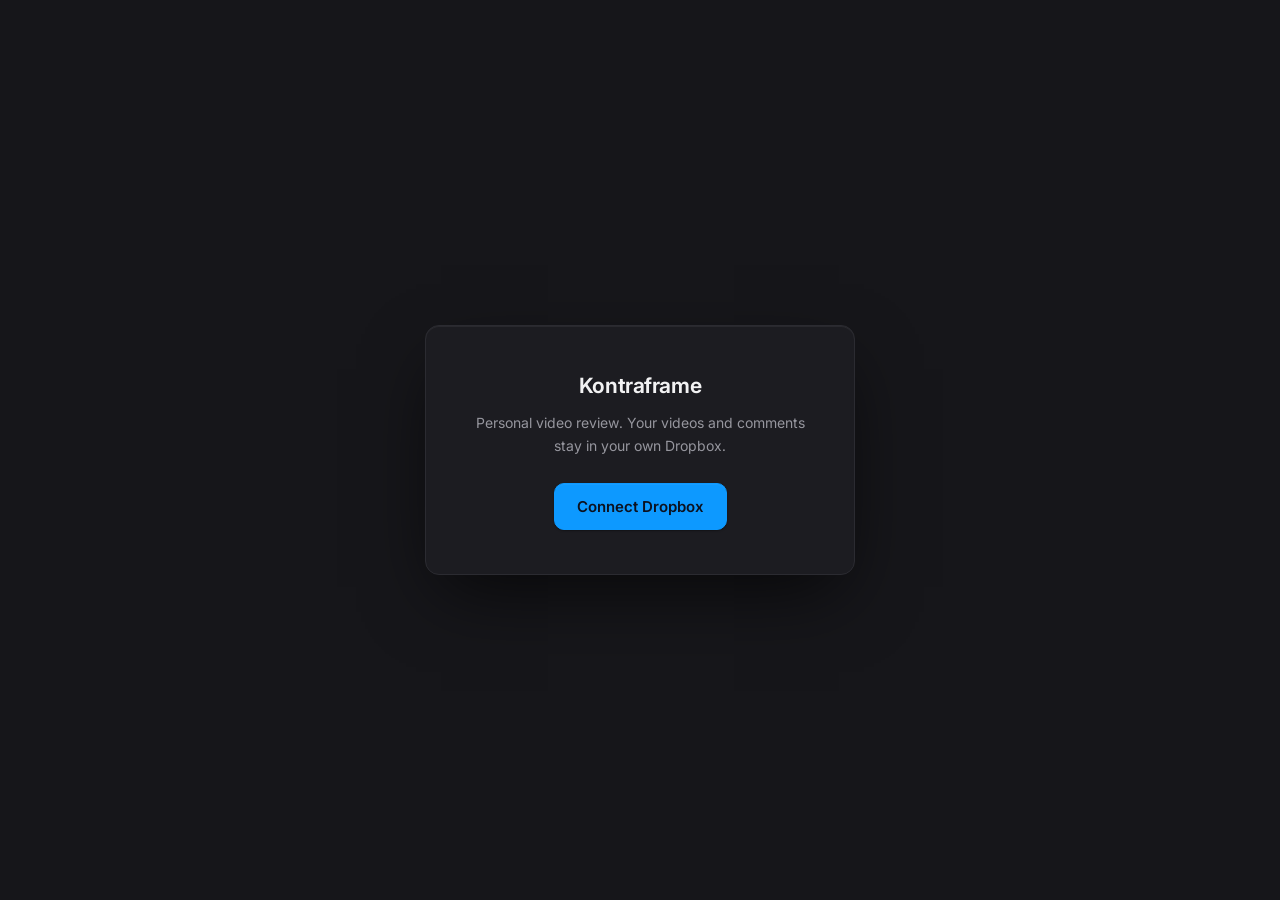
<file: index.html>
<!DOCTYPE html>
<html lang="en">
<head>
  <meta charset="utf-8">
  <meta name="viewport" content="width=device-width, initial-scale=1">
  <meta name="color-scheme" content="dark">
  <title>Kontraframe — Review</title>
  <meta name="robots" content="noindex">
  <link rel="preconnect" href="https://fonts.googleapis.com">
  <link rel="preconnect" href="https://fonts.gstatic.com" crossorigin>
  <!-- Loaded out of the critical path: the stack falls back to system-ui, and
       display=swap already means text paints before Inter arrives — so there is
       nothing to gain from letting a third-party round trip block first paint. -->
  <link href="https://fonts.googleapis.com/css2?family=Inter:wght@400;500;600;700&display=swap"
        rel="stylesheet" media="print" onload="this.media='all'">
  <link rel="stylesheet" href="css/app.css">
  <link rel="icon" href="data:image/svg+xml,<svg xmlns='http://www.w3.org/2000/svg' viewBox='0 0 100 100'><rect width='100' height='100' rx='20' fill='%235b8cff'/><polygon points='38,30 74,50 38,70' fill='white'/></svg>">

  <!-- The import graph is five levels deep (owner-main → projects → store →
       dropbox → auth → config), and a browser only discovers each level after
       parsing the one above it — five round trips before any code runs, every
       one of them revalidated because the app is served no-cache. Naming the
       whole graph up front collapses that into a single parallel fetch.
       Mirrors the static imports: update it when those change. -->
  <link rel="modulepreload" href="js/owner-main.js">
  <link rel="modulepreload" href="js/config.js">
  <link rel="modulepreload" href="js/ui.js">
  <link rel="modulepreload" href="js/auth.js">
  <link rel="modulepreload" href="js/worker-api.js">
  <link rel="modulepreload" href="js/dropbox.js">
  <link rel="modulepreload" href="js/store.js">
  <link rel="modulepreload" href="js/projects.js">
  <link rel="modulepreload" href="js/fps.js">
  <link rel="modulepreload" href="js/versions.js">
  <link rel="modulepreload" href="js/review-screen.js">
  <link rel="modulepreload" href="js/player.js">
  <link rel="modulepreload" href="js/annotations.js">
  <link rel="modulepreload" href="js/comments.js">
  <link rel="modulepreload" href="js/annot-icons.js">
  <link rel="modulepreload" href="js/authors.js">
  <link rel="modulepreload" href="js/covers.js">
  <link rel="modulepreload" href="js/timecode.js">
  <link rel="modulepreload" href="js/share.js">
  <link rel="modulepreload" href="js/settings.js">
</head>
<body>
  <div id="app"><noscript>Kontraframe needs JavaScript.</noscript></div>
  <script type="module" src="js/owner-main.js"></script>
</body>
</html>
</file>
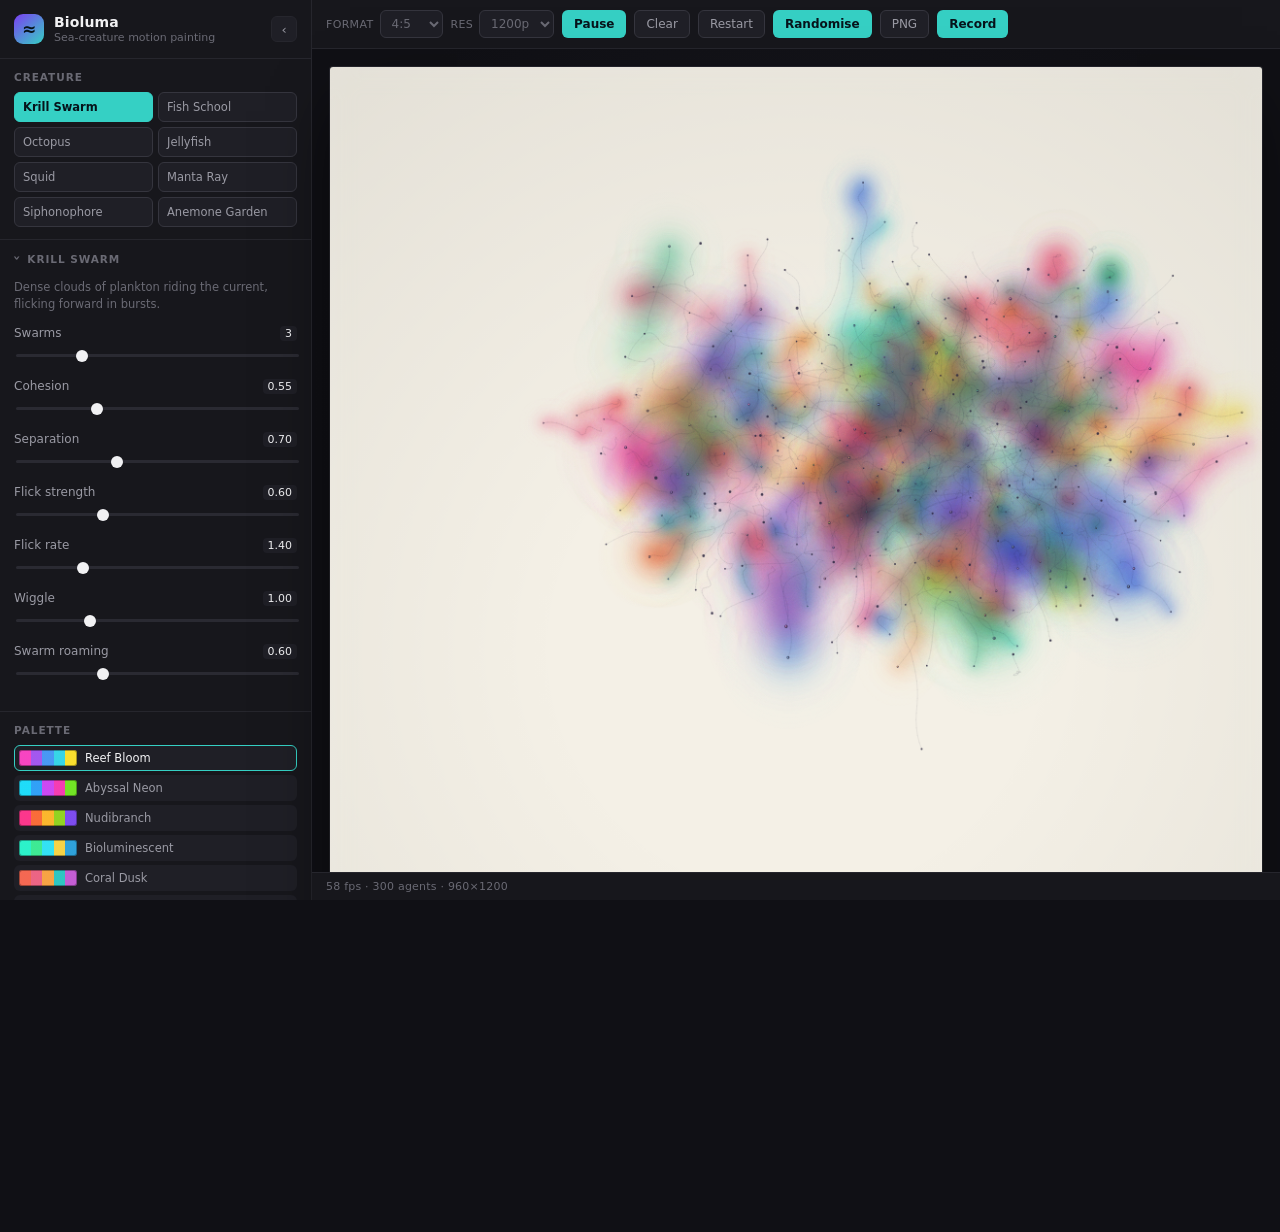
<file: bioluma/index.html>
<!DOCTYPE html>
<html lang="en">
<head>
  <meta charset="utf-8">
  <meta name="viewport" content="width=device-width, initial-scale=1">
  <meta name="color-scheme" content="dark">
  <title>Bioluma — sea-creature motion painting</title>
  <meta name="description" content="A generative motion tool where octopuses, shoals, jellyfish and plankton paint the frame. Rich palettes, tweakable everything, PNG and video export.">
  <link rel="stylesheet" href="css/bioluma.css">
  <link rel="icon" href="data:image/svg+xml,<svg xmlns='http://www.w3.org/2000/svg' viewBox='0 0 100 100'><rect width='100' height='100' rx='22' fill='%230b1020'/><circle cx='38' cy='42' r='20' fill='%23c04ce0'/><circle cx='64' cy='58' r='14' fill='%2338d6c8'/></svg>">

  <!-- The module graph is four levels deep (main → creatures → common → sim);
       naming it here collapses four sequential round trips into one parallel
       fetch. Mirrors the static imports — update it when those change. -->
  <link rel="modulepreload" href="js/main.js">
  <link rel="modulepreload" href="js/sim.js">
  <link rel="modulepreload" href="js/noise.js">
  <link rel="modulepreload" href="js/rng.js">
  <link rel="modulepreload" href="js/render.js">
  <link rel="modulepreload" href="js/palettes.js">
  <link rel="modulepreload" href="js/params.js">
  <link rel="modulepreload" href="js/ui.js">
  <link rel="modulepreload" href="js/export.js">
  <link rel="modulepreload" href="js/creatures/index.js">
  <link rel="modulepreload" href="js/creatures/common.js">
  <link rel="modulepreload" href="js/creatures/krill.js">
  <link rel="modulepreload" href="js/creatures/fish.js">
  <link rel="modulepreload" href="js/creatures/octopus.js">
  <link rel="modulepreload" href="js/creatures/jelly.js">
  <link rel="modulepreload" href="js/creatures/squid.js">
  <link rel="modulepreload" href="js/creatures/ray.js">
  <link rel="modulepreload" href="js/creatures/siphon.js">
  <link rel="modulepreload" href="js/creatures/anemone.js">
</head>
<body>
  <div id="shell" class="shell">
    <aside id="panel" class="panel" aria-label="Controls"></aside>

    <main class="main">
      <div id="stagebar" class="stagebar"></div>
      <div id="stage" class="stage">
        <canvas id="view" width="960" height="1200" aria-label="Generative canvas"></canvas>
      </div>
      <div id="hud" class="hud"></div>
    </main>

    <button id="reveal" class="reveal" title="Show panel (H)" aria-label="Show panel">›</button>
  </div>

  <div id="toast" class="toast" role="status" aria-live="polite"></div>

  <noscript>
    <p class="noscript">Bioluma is a canvas app — it needs JavaScript to run.</p>
  </noscript>

  <script type="module" src="js/main.js"></script>
</body>
</html>
</file>
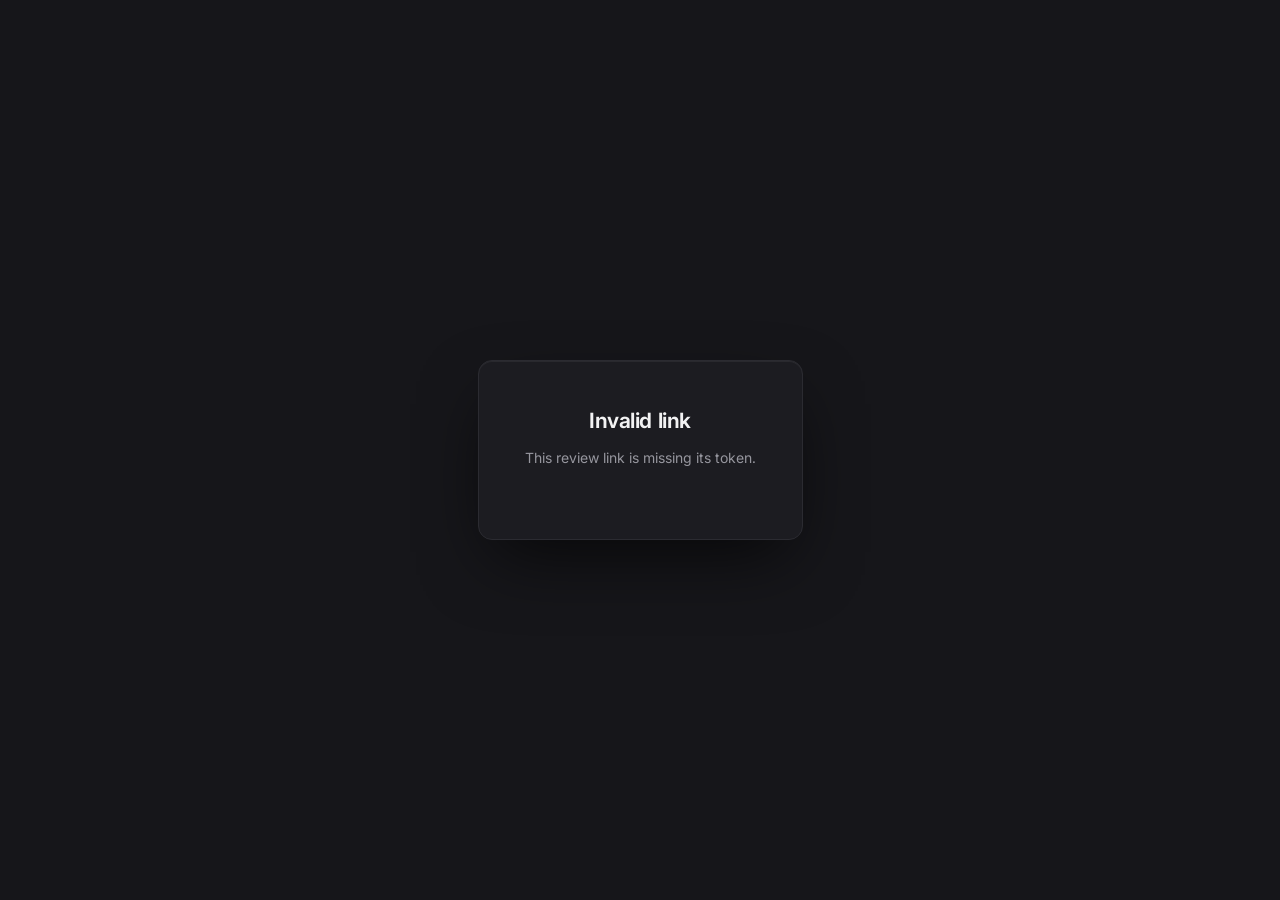
<file: review.html>
<!DOCTYPE html>
<html lang="en">
<head>
  <meta charset="utf-8">
  <meta name="viewport" content="width=device-width, initial-scale=1">
  <meta name="color-scheme" content="dark">
  <title>Video review</title>
  <meta name="robots" content="noindex">
  <link rel="preconnect" href="https://fonts.googleapis.com">
  <link rel="preconnect" href="https://fonts.gstatic.com" crossorigin>
  <!-- Loaded out of the critical path: the stack falls back to system-ui, and
       display=swap already means text paints before Inter arrives — so there is
       nothing to gain from letting a third-party round trip block first paint. -->
  <link href="https://fonts.googleapis.com/css2?family=Inter:wght@400;500;600;700&display=swap"
        rel="stylesheet" media="print" onload="this.media='all'">
  <link rel="stylesheet" href="css/app.css">
  <link rel="icon" href="data:image/svg+xml,<svg xmlns='http://www.w3.org/2000/svg' viewBox='0 0 100 100'><rect width='100' height='100' rx='20' fill='%235b8cff'/><polygon points='38,30 74,50 38,70' fill='white'/></svg>">

  <!-- Same reason as index.html: name the module graph so the browser fetches
       it in one wave instead of discovering it a level at a time. This is the
       page a client opens cold from a share link, so the saved round trips are
       the ones that matter most. Owner-only modules (projects, share, settings,
       fps) are deliberately absent — the reviewer never loads them. -->
  <link rel="modulepreload" href="js/reviewer-main.js">
  <link rel="modulepreload" href="js/config.js">
  <link rel="modulepreload" href="js/ui.js">
  <link rel="modulepreload" href="js/auth.js">
  <link rel="modulepreload" href="js/worker-api.js">
  <link rel="modulepreload" href="js/dropbox.js">
  <link rel="modulepreload" href="js/store.js">
  <link rel="modulepreload" href="js/review-screen.js">
  <link rel="modulepreload" href="js/player.js">
  <link rel="modulepreload" href="js/annotations.js">
  <link rel="modulepreload" href="js/comments.js">
  <link rel="modulepreload" href="js/annot-icons.js">
  <link rel="modulepreload" href="js/versions.js">
  <link rel="modulepreload" href="js/authors.js">
  <link rel="modulepreload" href="js/covers.js">
  <link rel="modulepreload" href="js/timecode.js">
</head>
<body>
  <div id="app"><noscript>This review page needs JavaScript.</noscript></div>
  <script type="module" src="js/reviewer-main.js"></script>
</body>
</html>
</file>
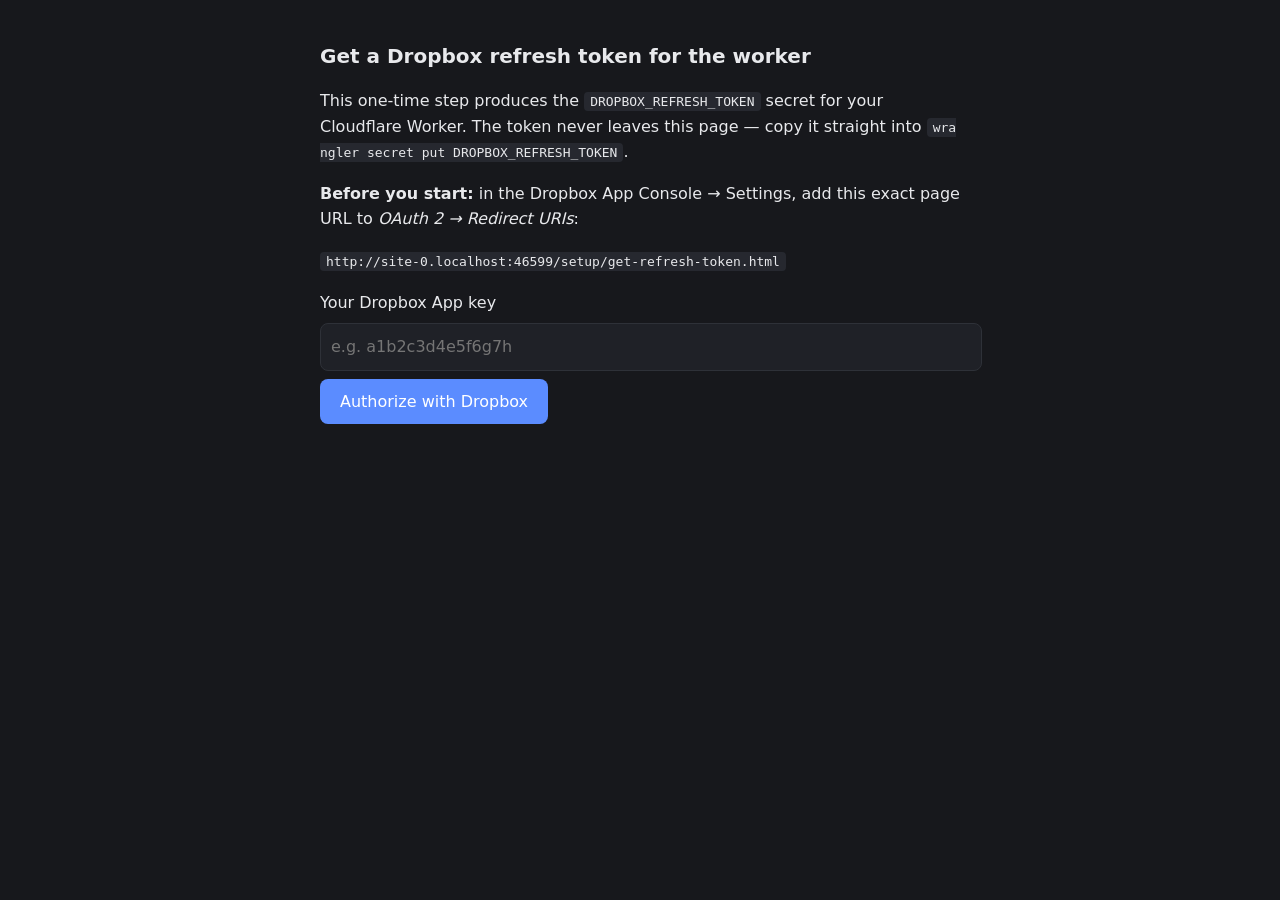
<file: setup/get-refresh-token.html>
<!DOCTYPE html>
<html lang="en">
<head>
  <meta charset="utf-8">
  <meta name="viewport" content="width=device-width, initial-scale=1">
  <meta name="robots" content="noindex">
  <title>Kontraframe setup — get a Dropbox refresh token</title>
  <style>
    body { font-family: system-ui, sans-serif; background: #17181c; color: #e8e9ec; max-width: 640px; margin: 40px auto; padding: 0 20px; line-height: 1.6; }
    h1 { font-size: 20px; }
    input { font: inherit; width: 100%; padding: 10px; border-radius: 8px; border: 1px solid #2e3138; background: #1f2127; color: #e8e9ec; margin: 8px 0; }
    button { font: inherit; padding: 10px 20px; border-radius: 8px; border: none; background: #5b8cff; color: #fff; cursor: pointer; }
    code, .token { background: #26282f; padding: 2px 6px; border-radius: 4px; word-break: break-all; }
    .token { display: block; padding: 14px; margin: 12px 0; font-family: monospace; }
    .ok { color: #3ecf8e; } .err { color: #ff4757; }
    ol { padding-left: 20px; }
  </style>
</head>
<body>
  <h1>Get a Dropbox refresh token for the worker</h1>
  <p>This one-time step produces the <code>DROPBOX_REFRESH_TOKEN</code> secret for your
     Cloudflare Worker. The token never leaves this page — copy it straight into
     <code>wrangler secret put DROPBOX_REFRESH_TOKEN</code>.</p>
  <p><strong>Before you start:</strong> in the Dropbox App Console → Settings, add this exact
     page URL to <em>OAuth 2 → Redirect URIs</em>:</p>
  <p><code id="self-url"></code></p>

  <div id="step1">
    <label>Your Dropbox App key
      <input id="appkey" placeholder="e.g. a1b2c3d4e5f6g7h">
    </label>
    <button id="go">Authorize with Dropbox</button>
  </div>

  <div id="result"></div>

  <script>
    const selfUrl = location.origin + location.pathname;
    document.getElementById("self-url").textContent = selfUrl;

    const b64url = (bytes) => btoa(String.fromCharCode(...new Uint8Array(bytes)))
      .replaceAll("+", "-").replaceAll("/", "_").replaceAll("=", "");

    document.getElementById("go").addEventListener("click", async () => {
      const key = document.getElementById("appkey").value.trim();
      if (!key) return alert("Paste your Dropbox app key first.");
      const verifier = b64url(crypto.getRandomValues(new Uint8Array(48)));
      sessionStorage.setItem("kf_setup_verifier", verifier);
      sessionStorage.setItem("kf_setup_appkey", key);
      const digest = await crypto.subtle.digest("SHA-256", new TextEncoder().encode(verifier));
      const params = new URLSearchParams({
        client_id: key,
        response_type: "code",
        code_challenge: b64url(digest),
        code_challenge_method: "S256",
        token_access_type: "offline",
        redirect_uri: selfUrl,
      });
      location.href = "https://www.dropbox.com/oauth2/authorize?" + params;
    });

    (async () => {
      const code = new URLSearchParams(location.search).get("code");
      if (!code) return;
      history.replaceState(null, "", location.pathname);
      const verifier = sessionStorage.getItem("kf_setup_verifier");
      const key = sessionStorage.getItem("kf_setup_appkey");
      const out = document.getElementById("result");
      if (!verifier || !key) {
        out.innerHTML = '<p class="err">Session lost — start over.</p>';
        return;
      }
      try {
        const res = await fetch("https://api.dropboxapi.com/oauth2/token", {
          method: "POST",
          body: new URLSearchParams({
            code, grant_type: "authorization_code",
            code_verifier: verifier, client_id: key, redirect_uri: selfUrl,
          }),
        });
        const data = await res.json();
        if (!res.ok) throw new Error(JSON.stringify(data));
        document.getElementById("step1").style.display = "none";
        out.innerHTML = `
          <p class="ok"><strong>Success.</strong> Your refresh token:</p>
          <span class="token">${data.refresh_token}</span>
          <ol>
            <li>Copy it now (it is not shown again, but you can redo this page anytime).</li>
            <li>In a terminal, from the <code>worker/</code> folder, run
                <code>wrangler secret put DROPBOX_REFRESH_TOKEN</code> and paste it.</li>
            <li>Close this page.</li>
          </ol>`;
      } catch (err) {
        out.innerHTML = '<p class="err">Token exchange failed: ' +
          String(err.message).replace(/[<>&]/g, "") + "</p>";
      }
    })();
  </script>
</body>
</html>
</file>
<file: css/app.css>
/* ───────────────────────────────────────────────────────────────────────────
   Kontraframe — dark review theme, modelled on Figma's own app chrome: a
   neutral (not navy-tinted) charcoal ramp so cover art and video frames stay
   the most saturated things on screen, a flush sidebar+header shell rather
   than a separate lighter panel, and Figma's own blue for the one accent.

   Everything derives from the tokens below: surfaces are a four-step ramp
   (page → panel → raised → hover) rather than flat fills, so depth comes from
   the ramp plus a border, not from heavy shadows. Retheme by editing tokens.
   ─────────────────────────────────────────────────────────────────────────── */
:root {
  color-scheme: dark;

  /* surfaces, darkest to lightest */
  --bg: #16161a;
  --surface: #1c1c21;
  --surface-2: #26262c;
  --surface-3: #313138;

  /* text */
  --text: #f2f2f3;
  --text-dim: #96969e;
  --text-faint: #6b6b73;

  /* lines */
  --border: #2b2b31;
  --border-strong: #3a3a42;

  /* accents */
  --accent: #0d99ff;
  --accent-hover: #38aeff;
  --accent-soft: rgba(13, 153, 255, 0.16);
  --ok: #3ecf8e;
  --ok-soft: rgba(62, 207, 142, 0.14);
  --warn: #f5a623;
  --warn-soft: rgba(245, 166, 35, 0.14);
  --danger: #f24822;
  --danger-hover: #ff6440;
  --danger-soft: rgba(242, 72, 34, 0.14);

  /* radii */
  --r-sm: 6px;
  --r: 10px;
  --r-lg: 14px;
  --r-pill: 999px;

  /* elevation — a whisper of light along the top edge before the drop shadow,
     the way a slightly raised surface actually catches light. Composed into
     the token itself, so every card, button, modal and toolbar that already
     opts into --shadow-* gets it for free; flat/ghost controls, which never
     reference these tokens, are untouched. */
  --shadow-sm: inset 0 1px 0 rgba(255, 255, 255, 0.045), 0 1px 2px rgba(0, 0, 0, 0.35);
  --shadow-md: inset 0 1px 0 rgba(255, 255, 255, 0.05), 0 6px 20px -6px rgba(0, 0, 0, 0.5);
  --shadow-lg: inset 0 1px 0 rgba(255, 255, 255, 0.06), 0 28px 70px -16px rgba(0, 0, 0, 0.7);

  /* motion */
  --ease: cubic-bezier(0.4, 0, 0.2, 1);
  --fast: 0.12s;
  --med: 0.2s;

  --ring: 0 0 0 3px rgba(13, 153, 255, 0.4);
  --font: "Inter", system-ui, -apple-system, sans-serif;

  /* Kept so any older rule or snippet referring to these still resolves. */
  --panel: var(--surface);
  --panel-2: var(--surface-2);
  --radius: var(--r);
}

* { box-sizing: border-box; }

html, body {
  margin: 0;
  height: 100%;
  background: var(--bg);
  color: var(--text);
  font-family: var(--font);
  font-size: 14px;
  line-height: 1.55;
  -webkit-font-smoothing: antialiased;
  text-rendering: optimizeLegibility;
  /* Lining figures keep timecodes and counts from jittering. */
  font-variant-numeric: tabular-nums;
}

#app { height: 100%; display: flex; flex-direction: column; }

::selection { background: rgba(13, 153, 255, 0.32); }

/* Thin, unobtrusive scrollbars — the default ones are heavy on dark panels. */
* { scrollbar-width: thin; scrollbar-color: var(--surface-3) transparent; }
::-webkit-scrollbar { width: 11px; height: 11px; }
::-webkit-scrollbar-track { background: transparent; }
::-webkit-scrollbar-thumb {
  background: var(--surface-3); border-radius: var(--r-pill);
  border: 3px solid transparent; background-clip: content-box;
}
::-webkit-scrollbar-thumb:hover { background: var(--border-strong); background-clip: content-box; }

/* One visible focus treatment for every control, keyboard only. */
:focus-visible { outline: none; box-shadow: var(--ring); border-radius: var(--r-sm); }

h1 { font-size: 21px; font-weight: 650; letter-spacing: -0.02em; margin: 0 0 16px; }
h2 { font-size: 15px; font-weight: 600; letter-spacing: -0.01em; margin: 0; }
h3 { font-size: 15px; font-weight: 600; letter-spacing: -0.01em; margin: 0 0 12px; }
h4 {
  font-size: 11px; font-weight: 600; margin: 20px 0 8px; color: var(--text-faint);
  text-transform: uppercase; letter-spacing: 0.08em;
}
code {
  background: var(--surface-2); color: var(--text-dim);
  padding: 2px 6px; border-radius: var(--r-sm); font-size: 12px;
  border: 1px solid var(--border);
}

.dim { color: var(--text-dim); }
.spacer { flex: 1; }
.hidden { display: none !important; }
.hint { font-size: 12.5px; line-height: 1.5; margin: 4px 0 12px; }
.empty-note { padding: 32px 16px; text-align: center; color: var(--text-faint); }
.error-note {
  color: var(--danger); background: var(--danger-soft);
  border: 1px solid rgba(242, 72, 34, 0.25); border-radius: var(--r);
  padding: 14px 16px; margin: 16px;
}

/* ── header ── */
.app-header {
  display: flex; align-items: center; gap: 14px;
  padding: 0 20px; height: 54px; flex: none;
  background: color-mix(in srgb, var(--bg) 85%, transparent);
  backdrop-filter: blur(12px);
  border-bottom: 1px solid var(--border);
  position: relative; z-index: 10;
}
.brand {
  display: inline-flex; align-items: center; gap: 9px;
  font-weight: 650; font-size: 15px; letter-spacing: -0.01em;
  color: var(--text); text-decoration: none;
}
.brand::before {
  content: "▶";
  color: var(--accent); font-size: 9px; line-height: 1;
  background: var(--accent-soft); border-radius: var(--r-sm);
  width: 22px; height: 22px; display: inline-flex;
  align-items: center; justify-content: center;
  padding-left: 2px; /* optical centring of the triangle */
}

/* ── app shell: sidebar + routed content ── */
.app-body { flex: 1; min-height: 0; display: flex; }
main#main { flex: 1; min-width: 0; min-height: 0; display: flex; flex-direction: column; }

/* A persistent project list, so switching projects is a click in place
   rather than a trip back through the grid. */
.sidebar {
  flex: none; width: 218px; display: flex; flex-direction: column;
  padding: 12px 10px; gap: 2px;
  background: var(--bg); border-right: 1px solid var(--border);
  overflow-y: auto;
}
.sidebar-head {
  display: flex; align-items: center; justify-content: space-between;
  margin: 16px 8px 4px;
}
.sidebar-head h4 { margin: 0; }
.sidebar-add {
  font: inherit; font-size: 16px; line-height: 1; font-weight: 400;
  color: var(--text-faint); background: none; border: none; cursor: pointer;
  width: 20px; height: 20px; border-radius: var(--r-sm);
  display: inline-flex; align-items: center; justify-content: center;
  transition: background var(--fast) var(--ease), color var(--fast) var(--ease);
}
.sidebar-add:hover { background: var(--surface-2); color: var(--text); }

.sidebar-list { display: flex; flex-direction: column; gap: 1px; min-height: 0; }
.sidebar-item {
  display: flex; align-items: center; gap: 9px; width: 100%;
  font: inherit; font-size: 13px; text-align: left; cursor: pointer;
  color: var(--text-dim); background: none; border: none;
  padding: 7px 8px; border-radius: var(--r-sm);
  transition: background var(--fast) var(--ease), color var(--fast) var(--ease);
}
.sidebar-item:hover { background: var(--surface-2); color: var(--text); }
.sidebar-item.active { background: var(--surface-2); color: var(--text); font-weight: 500; }
/* currentColor, so the icon follows the same hover/active colour as the label
   beside it without a second rule to keep in step. */
.sidebar-item .icon-16 { flex: none; width: 15px; height: 15px; opacity: 0.9; }
.sidebar-item-label {
  min-width: 0; white-space: nowrap; overflow: hidden; text-overflow: ellipsis;
}

/* The disclosure triangle sits beside the project row rather than inside it,
   so clicking it (expand/collapse) and clicking the row itself (open the
   project) stay two separate gestures rather than one button trying to be
   both. */
.sidebar-row { display: flex; align-items: center; gap: 1px; }
.sidebar-row .sidebar-item { flex: 1; min-width: 0; }
/* A real target, not a sliver: the negative margin this used to lean on for
   tight spacing put it and the row button one pixel apart with an ambiguous
   boundary between them, which is exactly where a real click — as opposed to
   a script's — lands slightly off and hits the wrong one. */
.sidebar-toggle {
  flex: none; width: 26px; height: 30px; padding: 0;
  display: inline-flex; align-items: center; justify-content: center;
  color: var(--text-faint); background: none; border: none; cursor: pointer;
  border-radius: var(--r-sm);
  transition: background var(--fast) var(--ease), color var(--fast) var(--ease);
}
.sidebar-toggle:hover, .sidebar-toggle:focus-visible { background: var(--surface-2); color: var(--text); }
.icon-chevron { width: 11px; height: 11px; transition: transform var(--fast) var(--ease); }
.sidebar-toggle.expanded .icon-chevron { transform: rotate(90deg); }

/* A project's folders, one level deep and indented under it — loaded the
   first time the triangle opens, kept afterward. */
.sidebar-subtree { display: flex; flex-direction: column; gap: 1px; margin-bottom: 2px; }
.sidebar-item-group { padding-left: 30px; font-size: 12.5px; }
.sidebar-empty, .sidebar-error {
  margin: 3px 8px 5px 30px; font-size: 12px; color: var(--text-faint);
}
.sidebar-error { color: var(--danger); }

/* The player wants the width back; it drops the sidebar the same way the
   comments panel already gives up its column on a narrow screen. */
.app-body.review-mode .sidebar { display: none; }

@media (max-width: 900px) {
  .sidebar { display: none; }
}

/* ── buttons ── */
.btn {
  font: inherit; font-weight: 500; color: var(--text);
  background: var(--surface-2); border: 1px solid var(--border);
  border-radius: var(--r-sm); padding: 7px 13px; cursor: pointer;
  display: inline-flex; align-items: center; justify-content: center; gap: 6px;
  white-space: nowrap;
  transition: background var(--fast) var(--ease), border-color var(--fast) var(--ease),
              transform var(--fast) var(--ease);
}
.btn:hover { background: var(--surface-3); border-color: var(--border-strong); }
.btn:active { transform: translateY(1px); }

.btn-primary {
  background: var(--accent); border-color: var(--accent); color: #0c1220;
  font-weight: 600; box-shadow: var(--shadow-sm);
}
.btn-primary:hover { background: var(--accent-hover); border-color: var(--accent-hover); }

.btn-danger {
  background: var(--danger); border-color: var(--danger); color: #fff;
  font-weight: 600; box-shadow: var(--shadow-sm);
}
.btn-danger:hover { background: var(--danger-hover); border-color: var(--danger-hover); }

.btn-sm { padding: 5px 10px; font-size: 12.5px; border-radius: var(--r-sm); }
.btn-lg { padding: 11px 22px; font-size: 15px; border-radius: var(--r); }
.btn:disabled { opacity: 0.45; cursor: default; transform: none; }
.btn:disabled:hover { background: var(--surface-2); border-color: var(--border); }
.btn-primary:disabled:hover { background: var(--accent); border-color: var(--accent); }
.btn-danger:disabled:hover { background: var(--danger); border-color: var(--danger); }

.btn-link {
  font: inherit; font-size: 13px; background: none; border: none; cursor: pointer;
  color: var(--text-dim); padding: 5px 8px; border-radius: var(--r-sm);
  transition: color var(--fast) var(--ease), background var(--fast) var(--ease);
}
.btn-link:hover { color: var(--text); background: var(--surface-2); }
.btn-link.danger:hover { color: var(--danger); background: var(--danger-soft); }

/* ── inputs ── */
.input, .select, textarea.composer-text {
  font: inherit; color: var(--text);
  background: var(--bg); border: 1px solid var(--border);
  border-radius: var(--r-sm); padding: 8px 11px; width: 100%;
  transition: border-color var(--fast) var(--ease), box-shadow var(--fast) var(--ease);
}
.input::placeholder, textarea::placeholder { color: var(--text-faint); }
.input:hover, .select:hover, textarea.composer-text:hover { border-color: var(--border-strong); }
.input:focus, .select:focus, textarea:focus {
  outline: none; border-color: var(--accent); box-shadow: var(--ring);
}
/* The native file button is a light grey chip that fights the dark theme. */
.input[type="file"] { padding: 6px 8px; cursor: pointer; }
.input[type="file"]::file-selector-button {
  font: inherit; font-weight: 500; font-size: 12.5px;
  color: var(--text); background: var(--surface-2);
  border: 1px solid var(--border); border-radius: var(--r-sm);
  padding: 5px 11px; margin-right: 10px; cursor: pointer;
  transition: background var(--fast) var(--ease), border-color var(--fast) var(--ease);
}
.input[type="file"]::file-selector-button:hover { background: var(--surface-3); border-color: var(--border-strong); }

.input-sm { width: 96px; }

/* Native selects reserve room for the system chevron and size themselves to
   their longest option, so a short value like "v1" ends up stranded beside a
   far-off arrow. Drawing the chevron ourselves puts it next to the value, and
   field-sizing shrinks the box to the chosen option where it is supported. */
.select {
  width: auto; cursor: pointer;
  appearance: none;
  field-sizing: content;
  min-width: 4.5em; max-width: 15em;
  padding: 7px 27px 7px 11px;
  background-repeat: no-repeat; background-position: right 9px center;
  background-image: url("data:image/svg+xml,%3Csvg xmlns='http://www.w3.org/2000/svg' width='9' height='6' viewBox='0 0 9 6'%3E%3Cpath d='M1 1l3.5 3.5L8 1' fill='none' stroke='%2396969e' stroke-width='1.5' stroke-linecap='round' stroke-linejoin='round'/%3E%3C/svg%3E");
}
.select:hover { background-image: url("data:image/svg+xml,%3Csvg xmlns='http://www.w3.org/2000/svg' width='9' height='6' viewBox='0 0 9 6'%3E%3Cpath d='M1 1l3.5 3.5L8 1' fill='none' stroke='%23f2f2f3' stroke-width='1.5' stroke-linecap='round' stroke-linejoin='round'/%3E%3C/svg%3E"); }
.select option { background: var(--surface); color: var(--text); }
.select-sm { padding: 4px 24px 4px 9px; font-size: 12px; background-position: right 8px center; }

/* Safari has no field-sizing yet, so those boxes stay as wide as their longest
   option. Centring the value keeps it from stranding against the left edge. */
@supports not (field-sizing: content) {
  .version-select, .status-select { text-align: center; text-align-last: center; }
}

.form-row { display: flex; align-items: center; gap: 12px; margin: 12px 0; }
.form-row label { flex: none; width: 90px; color: var(--text-dim); font-size: 13px; }
.check-label {
  display: inline-flex; align-items: center; gap: 7px;
  color: var(--text-dim); font-size: 12.5px; cursor: pointer;
  transition: color var(--fast) var(--ease);
}
.check-label:hover { color: var(--text); }
.check-label input { accent-color: var(--accent); cursor: pointer; }

/* ── auth gate ── */
.auth-gate { flex: 1; display: flex; align-items: center; justify-content: center; min-height: 100vh; padding: 24px; }
.auth-card {
  background: var(--surface); border: 1px solid var(--border);
  border-radius: var(--r-lg); padding: 44px 46px; max-width: 430px; text-align: center;
  box-shadow: var(--shadow-lg);
}
.auth-card h1 { margin-bottom: 10px; }
.auth-card p { margin: 0 0 26px; line-height: 1.6; }

/* ── pages ── */
/* Full width, like Frame.io's own browser — a centred column with a capped
   width just leaves two equal gutters of dead space on anything wider than a
   laptop. The grid already reflows into more columns as space grows
   (auto-fill), and the list's own columns have fixed widths, so nothing here
   needs a ceiling to stay readable. */
.page { padding: 32px; overflow-y: auto; }
.page-head { display: flex; align-items: center; gap: 12px; margin-bottom: 24px; }
.page-head h1 { margin: 0; }

/* ── drag & drop upload ── */
.drop-target { position: relative; min-height: 60vh; }
.drop-overlay {
  position: absolute; inset: 4px; z-index: 40; pointer-events: none;
  display: flex; align-items: center; justify-content: center;
  background: color-mix(in srgb, var(--accent-soft) 70%, var(--bg));
  backdrop-filter: blur(2px);
  border: 2px dashed var(--accent); border-radius: var(--r-lg);
}
.drop-overlay-box {
  padding: 14px 26px; font-size: 15px; font-weight: 600;
  color: var(--accent); background: var(--surface);
  border: 1px solid var(--accent); border-radius: var(--r);
  box-shadow: var(--shadow-md);
}

/* ── view toggle (grid / list, Figma's own pair of icons in its file browser) ── */
.view-toggle {
  display: inline-flex; align-items: center; gap: 2px; flex: none;
  background: var(--surface-2); border: 1px solid var(--border);
  border-radius: var(--r-sm); padding: 2px;
}
.view-toggle-btn {
  font: inherit; background: none; border: none; cursor: pointer;
  color: var(--text-faint); padding: 5px 7px; border-radius: 5px;
  display: inline-flex; align-items: center; justify-content: center;
  transition: background var(--fast) var(--ease), color var(--fast) var(--ease);
}
.view-toggle-btn:hover { color: var(--text); }
.view-toggle-btn.active { background: var(--surface-3); color: var(--text); }

/* ── project grid ── */
.project-grid { display: grid; grid-template-columns: repeat(auto-fill, minmax(230px, 1fr)); gap: 14px; }
.project-card {
  position: relative;
  font: inherit; text-align: left; color: var(--text); cursor: pointer;
  background: var(--surface); border: 1px solid var(--border);
  border-radius: var(--r-lg); padding: 20px; min-height: 118px;
  display: flex; flex-direction: column; justify-content: flex-end; gap: 5px;
  transition: border-color var(--med) var(--ease), transform var(--med) var(--ease),
              box-shadow var(--med) var(--ease), background var(--med) var(--ease);
}
.project-card:hover {
  border-color: var(--border-strong); background: var(--surface-2);
  transform: translateY(-2px); box-shadow: var(--shadow-md);
}
.project-card h3 { margin: 0; font-size: 15px; }
.project-card p { margin: 0; font-size: 12.5px; color: var(--text-faint); }
/* Date on the left, the card's menu on the right — as on a video card. The
   button is pulled out to the card's edge so the dots line up with the padding
   rather than sitting a button's worth of air inside it. */
.card-foot { display: flex; align-items: center; gap: 8px; margin-right: -7px; }
.card-foot p { min-width: 0; white-space: nowrap; overflow: hidden; text-overflow: ellipsis; }

.project-card-new {
  align-items: center; justify-content: center; gap: 8px;
  color: var(--text-faint); border-style: dashed; background: transparent;
}
.project-card-new:hover { color: var(--accent); border-color: var(--accent); background: var(--accent-soft); }
.project-card-new .plus { font-size: 22px; line-height: 1; font-weight: 300; }

/* ── project list — the grid's row-layout counterpart ── */
.project-list { display: flex; flex-direction: column; }
.project-list-head {
  display: grid; grid-template-columns: 40px 1fr 160px 30px;
  align-items: center; gap: 14px;
  padding: 0 12px 8px; margin: 0 0 4px;
  border-bottom: 1px solid var(--border);
  font-size: 11px; font-weight: 600; color: var(--text-faint);
  text-transform: uppercase; letter-spacing: 0.07em;
}
.project-row {
  display: grid; grid-template-columns: 40px 1fr 160px 30px;
  align-items: center; gap: 14px;
  padding: 7px 12px; cursor: pointer; color: var(--text);
  border-radius: var(--r-sm); border-bottom: 1px solid var(--border);
  transition: background var(--fast) var(--ease);
}
.project-row:last-child { border-bottom: none; }
.project-row:hover { background: var(--surface-2); }
.project-row-swatch {
  width: 40px; height: 40px; border-radius: var(--r-sm); flex: none;
  background:
    radial-gradient(115% 90% at 78% 16%, var(--g2), transparent 62%),
    linear-gradient(155deg, var(--g1), var(--g3));
}
.project-row-name {
  margin: 0; min-width: 0; font-size: 13.5px; font-weight: 500; letter-spacing: -0.005em;
  color: var(--text); white-space: nowrap; overflow: hidden; text-overflow: ellipsis;
}
/* A plain row, not a boxed CTA — a dashed rectangle stretched across every
   column just to frame one "+" tile read as an empty, half-finished row
   rather than an inviting one. Muted like the rest of the list until
   hovered, same as everything else here. */
.project-row-new { color: var(--text-faint); }
.project-row-new:hover { color: var(--accent); background: var(--accent-soft); }
.project-row-swatch-new {
  display: flex; align-items: center; justify-content: center;
  background: var(--surface-2); border-radius: var(--r-sm);
  font-size: 17px; font-weight: 300; line-height: 1;
}
.project-row-new:hover .project-row-swatch-new { background: var(--accent-soft); color: var(--accent); }

/* ── video cards ── */
.video-grid { display: grid; grid-template-columns: repeat(auto-fill, minmax(258px, 1fr)); gap: 18px; }
.video-card {
  position: relative; cursor: pointer; color: var(--text);
  background: var(--surface); border: 1px solid var(--border);
  border-radius: var(--r-lg); overflow: hidden;
  display: flex; flex-direction: column;
  transition: border-color var(--med) var(--ease), transform var(--med) var(--ease),
              box-shadow var(--med) var(--ease);
}
.video-card:hover {
  border-color: var(--border-strong);
  transform: translateY(-2px); box-shadow: var(--shadow-md);
}

/* Cover art. The three stops come from the card's inline style — a blob of the
   lighter colour off the top-right over a diagonal base, which is what gives
   these their depth instead of reading as a flat swatch. */
/* 16:9, uncropped. A squarer cover would be taller still, but it would cut a
   quarter off the sides of every frame — and a motion-design frame is very
   often a logo or a lockup sitting exactly there. The card gets its height
   from the block underneath instead. */
.video-poster {
  position: relative; aspect-ratio: 16 / 9; overflow: hidden;
  background:
    radial-gradient(115% 90% at 78% 16%, var(--g2), transparent 62%),
    linear-gradient(155deg, var(--g1), var(--g3));
}
/* A frame from the cut itself, over the gradient rather than instead of it —
   the gradient is the loading state and the fallback. Faded in only once a
   frame has been decoded, so a card never flashes an empty black box.
   object-fit:contain rather than cover — a portrait or square cut cropped to
   16:9 loses the parts of the frame that actually say what it is; the card's
   own background:#000 letterboxes it instead. */
.video-preview {
  position: absolute; inset: 0; z-index: 0;
  width: 100%; height: 100%; object-fit: contain;
  opacity: 0; pointer-events: none; background: #000;
  transition: opacity var(--med) var(--ease);
}
.video-preview.ready { opacity: 1; }

/* Length of the cut, over the frame's bottom corner. Only the file knows it,
   so the badge arrives with the frame rather than being promised beforehand. */
.video-duration {
  position: absolute; right: 8px; bottom: 8px; z-index: 2;
  padding: 2px 7px; border-radius: var(--r-sm);
  font-size: 11px; font-weight: 600; font-variant-numeric: tabular-nums;
  color: #fff; background: rgba(9, 11, 16, 0.78);
  opacity: 0; transition: opacity var(--fast) var(--ease);
}
.video-duration.ready { opacity: 1; }
/* The status colours are soft translucent fills built for a dark panel, and
   would all but vanish on a bright gradient — so on the poster the pill keeps
   its text colour but sits on a scrim of its own. */
/* On the review screen this pill is a control in a toolbar and earns its size.
   Here it sits on the picture, where the picture should be the loudest thing —
   so it shrinks to a marker, keeps the status colour that makes the grid
   scannable, and takes a scrim to survive a bright frame under it. */
.video-poster .status-pill {
  position: absolute; top: 9px; left: 9px; z-index: 2;
  font-size: 10.5px; padding: 3px 9px; letter-spacing: 0.015em;
  background-color: rgba(9, 11, 16, 0.66); border-color: rgba(255, 255, 255, 0.14);
  backdrop-filter: blur(6px);
  box-shadow: 0 1px 6px rgba(0, 0, 0, 0.25);
}
.video-poster .status-select { padding-right: 21px; background-position: right 7px center; }
/* The card's own words, under the frame rather than over it. No divider: the
   frame's edge already separates them, and a rule between the two only adds
   another line to a grid that has plenty. */
.video-card-body {
  display: flex; flex-direction: column; gap: 2px;
  padding: 11px 12px 12px;
}
.video-card-name {
  margin: 0; font-size: 14px; font-weight: 600; letter-spacing: -0.01em;
  color: var(--text);
  white-space: nowrap; overflow: hidden; text-overflow: ellipsis;
}
/* One line, cut short if it has to be — a card can be narrow, and a wrapping
   line here would push every card in the row taller. */
.video-card-meta {
  display: flex; align-items: center; gap: 8px; font-size: 12px;
  margin-right: -7px;   /* dots out to the card's padding edge */
}
.video-card-meta .dim {
  min-width: 0; white-space: nowrap; overflow: hidden; text-overflow: ellipsis;
}
/* Everything the card can do lives behind this — right-click, or here. */
.card-menu-btn {
  flex: none; display: inline-flex; align-items: center; justify-content: center;
  /* The icon is 15×4; the box around it is what makes it clickable. */
  min-width: 30px; min-height: 26px; padding: 0; color: var(--text-faint);
}
.card-menu-btn:hover, .card-menu-btn:focus-visible { color: var(--text); }
.icon-dots { display: block; width: 15px; height: 4px; }
/* Base size for every plain 16×16 glyph (view-toggle, etc). Sidebar and the
   empty-folder mosaic size their own — those rules are more specific and win. */
.icon-16 { display: block; width: 16px; height: 16px; flex: none; }

/* The card being dragged, and the folder (or "← ProjectName") it could land
   on — the browser draws its own drag ghost, so these only need to mark the
   two ends of the gesture. */
.video-card.dragging { opacity: 0.4; }
.video-card.drop-target-active {
  border-color: var(--accent); box-shadow: 0 0 0 2px var(--accent-soft);
}
.page-head .btn-link.drop-target-active { background: var(--accent-soft); color: var(--accent); }
/* Green, not the folder-drop's blue — dropping one video onto another is a
   different and more consequential action (the dropped video stops existing
   on its own), so it gets a visibly different colour rather than reusing
   "this will move" for "this will merge". */
.video-card.version-drop-active {
  border-color: var(--ok); box-shadow: 0 0 0 2px var(--ok-soft);
}

/* A folder's cover: up to four of its videos' own posters, tiled — a peek
   inside rather than a fifth colour invented just for the folder. Reuses
   .video-poster for the 16:9 box and rounded clipping; only the fill differs. */
.folder-mosaic {
  display: grid; grid-template-columns: 1fr 1fr; grid-template-rows: 1fr 1fr;
  gap: 2px; background: var(--surface-3);
}
.mosaic-tile {
  /* position:relative so a fetched frame's inset:0 clips to this one cell
     instead of the whole mosaic — .video-preview otherwise sizes itself
     against the nearest positioned ancestor, which would be the mosaic. */
  position: relative; overflow: hidden;
  background:
    radial-gradient(115% 90% at 78% 16%, var(--g2), transparent 62%),
    linear-gradient(155deg, var(--g1), var(--g3));
}
/* An empty folder has nothing to tile, so it falls back to a plain gradient
   with a glyph — the same treatment an ungrouped video gets before its own
   frame arrives. */
.folder-mosaic.empty {
  display: flex; align-items: center; justify-content: center;
  background:
    radial-gradient(115% 90% at 78% 16%, var(--g2), transparent 62%),
    linear-gradient(155deg, var(--g1), var(--g3));
}
.folder-mosaic.empty .icon-16 { width: 30px; height: 30px; color: rgba(255, 255, 255, 0.55); }

/* ── video list — Figma's own row layout as the alternative to the grid ── */
.video-list { display: flex; flex-direction: column; }
.video-list-head {
  display: grid; grid-template-columns: 56px 1fr 140px 110px 100px 30px;
  align-items: center; gap: 14px;
  padding: 0 12px 8px; margin: 0 0 4px;
  border-bottom: 1px solid var(--border);
  font-size: 11px; font-weight: 600; color: var(--text-faint);
  text-transform: uppercase; letter-spacing: 0.07em;
}
.video-row {
  display: grid; grid-template-columns: 56px 1fr 140px 110px 100px 30px;
  align-items: center; gap: 14px;
  padding: 6px 12px; cursor: pointer; color: var(--text);
  border-radius: var(--r-sm); border-bottom: 1px solid var(--border);
  transition: background var(--fast) var(--ease);
}
.video-row:last-child { border-bottom: none; }
.video-row:hover { background: var(--surface-2); }
/* Same gradient-or-frame poster as the grid, just sized to the row's own
   thumbnail column instead of a full card — the row's own radius clips it,
   since nothing else here does. */
.video-row-thumb { width: 56px; flex: none; border-radius: var(--r-sm); overflow: hidden; }
.video-row-name {
  margin: 0; min-width: 0; font-size: 13.5px; font-weight: 500; letter-spacing: -0.005em;
  color: var(--text); white-space: nowrap; overflow: hidden; text-overflow: ellipsis;
}
.video-row-meta {
  font-size: 12.5px; white-space: nowrap; overflow: hidden; text-overflow: ellipsis;
}
.video-row .status-pill { justify-self: start; white-space: nowrap; }
.video-row .card-menu-btn { justify-self: end; }
.video-row.dragging { opacity: 0.4; }
.video-row.drop-target-active { background: var(--accent-soft); }
.video-row.version-drop-active { background: var(--ok-soft); }

/* ── context menu ── */
.context-menu {
  position: fixed; z-index: 60; min-width: 168px; padding: 5px;
  display: flex; flex-direction: column; gap: 1px;
  background: var(--surface-2); border: 1px solid var(--border-strong);
  border-radius: var(--r); box-shadow: var(--shadow-md);
}
.context-menu-item {
  font: inherit; font-size: 13px; text-align: left; cursor: pointer;
  background: none; border: none; color: var(--text);
  padding: 7px 10px; border-radius: var(--r-sm);
  transition: background var(--fast) var(--ease), color var(--fast) var(--ease);
}
.context-menu-item:hover, .context-menu-item:focus-visible {
  outline: none; background: var(--surface-3);
}
.context-menu-item.danger { color: var(--danger); }
.context-menu-item.danger:hover, .context-menu-item.danger:focus-visible {
  background: var(--danger-soft); color: var(--danger);
}

.badge {
  background: var(--surface-2); border: 1px solid var(--border);
  border-radius: var(--r-pill); padding: 2px 9px; font-size: 11px;
  font-weight: 500; color: var(--text-dim); flex: none;
}

/* ── status pill ── */
.status-pill {
  font: inherit; font-size: 11.5px; font-weight: 600; cursor: default;
  letter-spacing: 0.01em;
  border: 1px solid transparent; border-radius: var(--r-pill);
  padding: 4px 12px; flex: none;
}
button.status-pill:not(:disabled) { cursor: pointer; }
/* Keeps the pill shape while behaving as a menu — the arrow is drawn in, since
   appearance:none drops the native one. Each status carries its own arrow:
   currentColor does not reach inside a data-URI SVG (it is a separate
   document, so it would resolve to black), and the arrow has to match the
   pill's text. */
.status-select {
  appearance: none; cursor: pointer;
  padding-right: 25px; field-sizing: content;
  background-repeat: no-repeat; background-position: right 9px center;
  transition: filter var(--fast) var(--ease);
}
.status-select:hover { filter: brightness(1.2); }
.status-select option { background: var(--surface); color: var(--text); font-weight: 500; }
/* background-color, not the background shorthand: these classes combine with
   .status-select, whose dropdown arrow is a background-image. */
.status-review { background-color: var(--accent-soft); color: var(--accent); border-color: rgba(13, 153, 255, 0.28); }
.status-changes { background-color: var(--warn-soft); color: var(--warn); border-color: rgba(245, 166, 35, 0.25); }
.status-approved { background-color: var(--ok-soft); color: var(--ok); border-color: rgba(62, 207, 142, 0.25); }
.status-select.status-review {
  background-image: url("data:image/svg+xml,%3Csvg xmlns='http://www.w3.org/2000/svg' width='9' height='6' viewBox='0 0 9 6'%3E%3Cpath d='M1 1l3.5 3.5L8 1' fill='none' stroke='%230d99ff' stroke-width='1.6' stroke-linecap='round' stroke-linejoin='round'/%3E%3C/svg%3E");
}
.status-select.status-changes {
  background-image: url("data:image/svg+xml,%3Csvg xmlns='http://www.w3.org/2000/svg' width='9' height='6' viewBox='0 0 9 6'%3E%3Cpath d='M1 1l3.5 3.5L8 1' fill='none' stroke='%23f5a623' stroke-width='1.6' stroke-linecap='round' stroke-linejoin='round'/%3E%3C/svg%3E");
}
.status-select.status-approved {
  background-image: url("data:image/svg+xml,%3Csvg xmlns='http://www.w3.org/2000/svg' width='9' height='6' viewBox='0 0 9 6'%3E%3Cpath d='M1 1l3.5 3.5L8 1' fill='none' stroke='%233ecf8e' stroke-width='1.6' stroke-linecap='round' stroke-linejoin='round'/%3E%3C/svg%3E");
}

/* ── the list a select drops down ──
   Everything above styles the closed select; the list it opens was drawn by
   the OS — a black panel with the system accent on the highlighted row and
   the system font. It was the one corner of the app the theme could not
   reach. base-select hands that list back to CSS.

   All of it is progressive enhancement: where base-select is missing the
   select keeps its own chevron and its native list, exactly as before. Which
   is also why the rules sit here, after those the closed pill depends on. */
@supports (appearance: base-select) {
  .select, .status-select { appearance: base-select; }

  /* Both selects already draw a chevron as a background image — the status one
     in the pill's own colour — so the icon base-select adds would be a second. */
  .select::picker-icon, .status-select::picker-icon { display: none; }

  .select::picker(select), .status-select::picker(select) {
    appearance: base-select;
    margin-top: 5px; padding: 5px;
    background: var(--surface-2);
    border: 1px solid var(--border-strong); border-radius: var(--r);
    box-shadow: var(--shadow-md);
  }

  .select option, .status-select option {
    display: flex; align-items: center; gap: 10px;
    padding: 7px 10px; border-radius: var(--r-sm);
    font: inherit; font-size: 13px; font-weight: 500; letter-spacing: normal;
    color: var(--text); background: transparent; cursor: pointer;
    transition: background var(--fast) var(--ease);
  }
  .select option:hover, .status-select option:hover,
  .select option:focus, .status-select option:focus {
    background: var(--surface-3);
  }
  /* The tick marks the current choice, so it goes to the trailing edge and the
     row keeps its own colour — a status must not be recoloured to say "this
     one is selected" when its colour is the thing it is saying. */
  .select option::checkmark, .status-select option::checkmark {
    order: 1; margin-left: auto; font-size: 11px; color: var(--accent);
  }
}

/* ── review screen ── */
.review-layout { flex: 1; min-height: 0; display: flex; flex-direction: column; }
.review-top {
  display: flex; align-items: center; gap: 10px;
  padding: 11px 20px; border-bottom: 1px solid var(--border); flex: none;
  background: var(--surface);
}
.video-title {
  white-space: nowrap; overflow: hidden; text-overflow: ellipsis;
  font-size: 15px; font-weight: 600; letter-spacing: -0.01em;
}
.version-select { font-size: 12.5px; }

.review-stage { flex: 1; min-height: 0; display: flex; }
.player-area {
  flex: 1; min-width: 0; display: flex; flex-direction: column;
  padding: 20px; gap: 10px;
}

/* ── player ── */
.player { flex: 1; min-height: 0; display: flex; flex-direction: column; gap: 0; }
.video-wrap {
  position: relative; flex: 1; min-height: 0;
  background: #000; overflow: hidden;
  border: 1px solid var(--border); border-bottom: none;
  border-radius: var(--r) var(--r) 0 0;
  box-shadow: var(--shadow-md);
}
.player-video { position: absolute; inset: 0; width: 100%; height: 100%; }
.annot-canvas { position: absolute; inset: 0; width: 100%; height: 100%; pointer-events: none; }
.annot-canvas.drawing { pointer-events: auto; cursor: crosshair; touch-action: none; }

.player-controls {
  display: flex; align-items: center; gap: 4px; flex: none;
  background: var(--surface); border: 1px solid var(--border); border-top: none;
  border-radius: 0 0 var(--r) var(--r); padding: 9px 12px;
}
.ctrl-btn {
  font: inherit; background: none; border: none; color: var(--text-dim);
  cursor: pointer; padding: 7px; border-radius: var(--r-sm); display: inline-flex;
  transition: color var(--fast) var(--ease), background var(--fast) var(--ease);
}
.ctrl-btn:hover { background: var(--surface-3); color: var(--text); }
.ctrl-btn .icon, .icon { width: 18px; height: 18px; display: block; }

.timecode { font-size: 12.5px; letter-spacing: 0.02em; color: var(--text-dim); }
.tc-group { margin: 0 10px; white-space: nowrap; }
.tc-group .timecode:first-child { color: var(--text); font-weight: 500; }

/* The scrubber and its marker rail share one column so ticks line up with the
   track. The rail is inset by half a thumb width, since the track itself is
   shortened by the thumb at each end. */
.scrub-wrap { flex: 1; min-width: 60px; display: flex; flex-direction: column; gap: 2px; }
.scrub-markers { position: relative; height: 9px; margin: 0 6px; }
.scrub-marker {
  position: absolute; bottom: 0; transform: translateX(-50%);
  width: 3px; height: 9px; padding: 0;
  display: flex; align-items: center; justify-content: center;
  background: var(--marker, var(--accent));
  border: 1px solid transparent; border-radius: 2px; cursor: pointer;
  transition: height var(--fast) var(--ease), width var(--fast) var(--ease),
    border-radius var(--fast) var(--ease), background var(--fast) var(--ease),
    border-color var(--fast) var(--ease);
}
/* Widened hit area without changing how the tick looks. */
.scrub-marker::after { content: ""; position: absolute; inset: -3px -5px; }

/* A tick says "someone commented here"; who it was lives in the sidebar. On
   hover — and on the selected note — the tick grows into that author's avatar
   so the two read as the same person without crossing the screen to check.
   Same fill/border recipe as .avatar, so they are recognisably one thing. */
.scrub-marker .marker-initials {
  font-size: 8px; font-weight: 700; letter-spacing: 0.02em; line-height: 1;
  color: var(--marker); opacity: 0; transform: scale(0.5);
  transition: opacity var(--fast) var(--ease), transform var(--fast) var(--ease);
}
.scrub-marker:hover, .scrub-marker:focus-visible, .scrub-marker.active {
  width: 19px; height: 19px; border-radius: 50%;
  background: color-mix(in srgb, var(--marker) 18%, var(--surface));
  border-color: color-mix(in srgb, var(--marker) 55%, transparent);
  z-index: 1;
}
.scrub-marker:hover .marker-initials,
.scrub-marker:focus-visible .marker-initials,
.scrub-marker.active .marker-initials { opacity: 1; transform: scale(1); }

.scrub {
  flex: none; -webkit-appearance: none; appearance: none; height: 4px;
  background: var(--surface-3); border-radius: var(--r-pill);
  cursor: pointer; width: 100%;
  transition: height var(--fast) var(--ease);
}
.scrub:hover { height: 6px; }
.scrub::-webkit-slider-thumb {
  -webkit-appearance: none; appearance: none;
  width: 13px; height: 13px; border-radius: 50%;
  background: var(--accent); border: 2px solid var(--surface);
  box-shadow: var(--shadow-sm);
}
.scrub::-moz-range-thumb {
  width: 13px; height: 13px; border-radius: 50%;
  background: var(--accent); border: 2px solid var(--surface);
}

/* ── annotation toolbar ── */
.annot-toolbar {
  display: flex; align-items: center; gap: 8px; flex: none;
  background: var(--surface); border: 1px solid var(--border);
  border-radius: var(--r); padding: 8px 12px;
  box-shadow: var(--shadow-sm);
}
.tool-btn {
  font: inherit; font-size: 12.5px; color: var(--text-dim); cursor: pointer;
  background: none; border: 1px solid transparent; border-radius: var(--r-sm);
  padding: 5px 11px 5px 9px;
  display: inline-flex; align-items: center; gap: 6px;
  transition: color var(--fast) var(--ease), background var(--fast) var(--ease);
}
.tool-btn .icon-16 { width: 14px; height: 14px; }
.tool-btn:hover { color: var(--text); background: var(--surface-2); }
.tool-btn.active { color: var(--accent); background: var(--accent-soft); border-color: rgba(13, 153, 255, 0.32); }
.toolbar-sep { width: 1px; height: 18px; background: var(--border); }
.color-btn {
  width: 18px; height: 18px; border-radius: 50%; cursor: pointer;
  border: 2px solid transparent; padding: 0; flex: none; /* never squash to an oval */
  box-shadow: 0 0 0 1px rgba(0, 0, 0, 0.4) inset;
  transition: transform var(--fast) var(--ease);
}
.color-btn:hover { transform: scale(1.12); }
.color-btn.active { border-color: #fff; transform: scale(1.12); }

/* ── comments panel ── */
.comments-panel {
  width: 360px; flex: none; display: flex; flex-direction: column; min-height: 0;
  border-left: 1px solid var(--border); background: var(--surface);
}
.comments-head {
  display: flex; align-items: center; justify-content: space-between; gap: 10px;
  padding: 14px 16px 12px; flex: none; border-bottom: 1px solid var(--border);
}
.comments-head h3 { margin: 0; }
.comments-filters { display: flex; align-items: center; gap: 10px; }

.comment-list { flex: 1; overflow-y: auto; min-height: 0; padding: 8px; }
.comment {
  padding: 11px 12px; border-radius: var(--r); cursor: pointer;
  border: 1px solid transparent; margin-bottom: 7px; position: relative;
  transition: background var(--fast) var(--ease), border-color var(--fast) var(--ease);
}
/* Hairline in the gap between notes. The card's own border is reserved for the
   selected state, so the rule is a pseudo-element rather than a border-top. */
.comment + .comment::before {
  content: ""; position: absolute; left: 12px; right: 12px; top: -4px;
  height: 1px; background: var(--border);
  transition: opacity var(--fast) var(--ease);
}
/* A filled card draws its own edge; the rule beside it would only add noise. */
.comment:hover::before, .comment.selected::before,
.comment:hover + .comment::before, .comment.selected + .comment::before { opacity: 0; }
.comment:hover { background: var(--surface-2); }
.comment.selected {
  background: var(--surface-2); border-color: var(--accent);
}
.comment.resolved { opacity: 0.45; }
.comment-meta { display: flex; align-items: center; gap: 7px; margin-bottom: 5px; }
.comment-author { font-weight: 600; font-size: 12.5px; letter-spacing: -0.01em; }
/* Same colour as this author's ticks on the timeline — that link is the point,
   so the tint is deliberately strong enough to match at a glance. */
.avatar {
  flex: none; width: 20px; height: 20px; border-radius: 50%;
  display: inline-flex; align-items: center; justify-content: center;
  font-size: 9px; font-weight: 700; letter-spacing: 0.02em;
  color: var(--avatar); background: color-mix(in srgb, var(--avatar) 18%, transparent);
  border: 1px solid color-mix(in srgb, var(--avatar) 45%, transparent);
}
.comment-reply .avatar { width: 17px; height: 17px; font-size: 8px; }
.comment-date { font-size: 11px; margin-left: auto; color: var(--text-faint); }
/* Resolve toggle: unlabelled, since it is the only checkbox on a note, and
   green once ticked so a resolved thread is legible at a glance. */
.resolve-check {
  flex: none; margin: 0; width: 15px; height: 15px; cursor: pointer;
  accent-color: var(--ok);
  opacity: 0.5; transition: opacity var(--fast) var(--ease);
}
.resolve-check:checked, .resolve-check:hover, .resolve-check:focus-visible { opacity: 1; }
.comment:hover .resolve-check, .comment.selected .resolve-check { opacity: 1; }
.comment-body { display: flex; align-items: baseline; gap: 8px; }
.comment-text { white-space: pre-wrap; word-break: break-word; line-height: 1.5; }
/* align-self overrides the comment-body row's own baseline alignment — an
   icon has no text baseline to line up on the way the emoji it replaced did. */
.annot-flag { display: inline-flex; flex: none; align-self: center; color: var(--text-faint); }
.annot-flag .icon-16 { width: 12px; height: 12px; }
/* Every note carries three controls; at full strength they shout louder than
   the comments. Dimmed until the note is hovered, focused or selected — still
   present and readable, so nothing becomes hard to find. */
.comment-actions {
  display: flex; align-items: center; gap: 4px; margin-top: 7px;
  margin-left: -8px; /* pull the ghost buttons back into optical alignment */
  color: var(--text-faint); opacity: 0.65;
  transition: opacity var(--fast) var(--ease);
}
.comment:hover .comment-actions,
.comment:focus-within .comment-actions,
.comment.selected .comment-actions { opacity: 1; }

/* ── comment threads ── */
/* The rule down the left is what reads as "these belong to the note above". */
.comment-replies {
  margin: 10px 0 0 4px; padding-left: 14px;
  border-left: 2px solid var(--border);
  display: flex; flex-direction: column; gap: 10px;
}
.comment-reply .comment-meta { margin-bottom: 2px; }
.comment-reply .comment-author { font-size: 12px; }
.comment-reply .comment-text { font-size: 13px; color: var(--text-dim); }
.comment-reply .comment-actions { margin-top: 2px; }
.reply-box {
  margin: 10px 0 0 4px; padding-left: 14px;
  border-left: 2px solid var(--accent);
}
.reply-box .composer-text { width: 100%; min-height: 44px; }
.reply-box .composer-actions { display: flex; justify-content: flex-end; gap: 8px; margin-top: 7px; }

.tc-chip {
  font: inherit; font-size: 11px; font-weight: 600;
  color: var(--accent); background: var(--accent-soft);
  border: 1px solid transparent; border-radius: var(--r-sm);
  padding: 2px 7px; cursor: pointer; flex: none;
  transition: background var(--fast) var(--ease);
}
.tc-chip.pinned { border-color: var(--accent); }
.tc-link:hover { background: rgba(13, 153, 255, 0.26); }

/* ── composer ── */
.composer { flex: none; padding: 12px 16px 16px; border-top: 1px solid var(--border); background: var(--surface); }
.composer-top { display: flex; align-items: center; gap: 8px; margin-bottom: 8px; }
.annot-toggle { font-size: 13px; margin-left: auto; }
.annot-toggle.active { background: var(--accent-soft); color: var(--accent); }
textarea.composer-text { resize: vertical; min-height: 58px; line-height: 1.5; }
.composer-actions { display: flex; justify-content: flex-end; margin-top: 8px; }

/* ── share dialog ── */
.share-dialog { min-width: 470px; }
.share-result { display: flex; gap: 8px; margin: 14px 0; }
.share-url { font-size: 12.5px; color: var(--accent); }
.share-list { display: flex; flex-direction: column; gap: 6px; max-height: 230px; overflow-y: auto; }
.share-item {
  display: flex; align-items: center; gap: 10px;
  background: var(--bg); border: 1px solid var(--border);
  border-radius: var(--r-sm); padding: 9px 12px; font-size: 13px;
  transition: border-color var(--fast) var(--ease);
}
.share-item:hover { border-color: var(--border-strong); }

/* ── modal ── */
.modal-backdrop {
  position: fixed; inset: 0; z-index: 100;
  background: rgba(6, 8, 12, 0.66);
  backdrop-filter: blur(4px);
  display: flex; align-items: center; justify-content: center; padding: 20px;
  animation: fade-in var(--med) var(--ease);
}
.modal {
  background: var(--surface); border: 1px solid var(--border-strong);
  border-radius: var(--r-lg); padding: 26px 28px;
  min-width: 400px; max-width: 560px; max-height: 85vh; overflow-y: auto;
  box-shadow: var(--shadow-lg);
  animation: modal-in var(--med) var(--ease);
}
.modal-actions { display: flex; justify-content: flex-end; gap: 10px; margin-top: 20px; }
@keyframes fade-in { from { opacity: 0; } }
@keyframes modal-in { from { opacity: 0; transform: translateY(8px) scale(0.98); } }

/* ── toast ── */
.toast {
  position: fixed; bottom: 24px; left: 50%; transform: translate(-50%, 16px);
  background: var(--surface-3); color: var(--text);
  border: 1px solid var(--border-strong); border-radius: var(--r);
  padding: 11px 18px; font-size: 13px; z-index: 200;
  opacity: 0; pointer-events: none;
  transition: opacity var(--med) var(--ease), transform var(--med) var(--ease);
  max-width: 80vw; box-shadow: var(--shadow-lg);
}
.toast.show { opacity: 1; transform: translate(-50%, 0); }
.toast[data-kind="error"] { border-color: var(--danger); color: #ffd9cc; }

/* ── spinner ── */
.spinner-wrap {
  flex: 1; display: flex; flex-direction: column; align-items: center;
  justify-content: center; gap: 14px; padding: 60px; color: var(--text-faint);
}
.spinner {
  width: 26px; height: 26px; border-radius: 50%;
  border: 2.5px solid var(--surface-3); border-top-color: var(--accent);
  animation: spin 0.7s linear infinite;
}
@keyframes spin { to { transform: rotate(360deg); } }

/* ── upload progress ── */
/* accent-color is ignored on <progress> in WebKit, which falls back to its
   green bar — the pieces below are what actually colour it. */
.upload-progress {
  width: 100%; height: 6px; accent-color: var(--accent);
  border: none; border-radius: var(--r-pill); overflow: hidden;
  appearance: none; background: var(--surface-3);
}
.upload-progress::-webkit-progress-bar { background: var(--surface-3); border-radius: var(--r-pill); }
.upload-progress::-webkit-progress-value {
  background: var(--accent); border-radius: var(--r-pill);
  transition: width var(--med) var(--ease);
}
.upload-progress::-moz-progress-bar { background: var(--accent); border-radius: var(--r-pill); }
.upload-progress-text { margin: 8px 0 0; color: var(--text-dim); }
/* Sits under the frame-rate row, indented to line up with its input. */
.fps-hint { margin: -6px 0 12px 102px; }

@media (prefers-reduced-motion: reduce) {
  *, *::before, *::after {
    animation-duration: 0.01ms !important;
    animation-iteration-count: 1 !important;
    transition-duration: 0.01ms !important;
  }
  .project-card:hover { transform: none; }
}

/* ── responsive: sidebar drops below the player ── */
@media (max-width: 860px) {
  .page { padding: 20px 16px; }
  /* The version and uploaded-date columns are the ones a narrow screen can
     least afford — thumbnail, name, status and the menu are what a row is for. */
  .video-list-head, .video-row { grid-template-columns: 44px 1fr auto 30px; }
  .video-list-head span:nth-child(4), .video-list-head span:nth-child(5),
  .video-row-meta { display: none; }
  .video-row-thumb { width: 44px; }
  .review-stage { flex-direction: column; overflow-y: auto; }
  .player-area { flex: none; padding: 12px; }
  .video-wrap { aspect-ratio: 16 / 9; flex: none; }
  .player { flex: none; }
  .comments-panel { width: 100%; border-left: none; border-top: 1px solid var(--border); max-height: 50vh; }
  .share-dialog { min-width: 0; }
  .modal { min-width: 0; width: 100%; }
  .fps-hint { margin-left: 0; }

  /* Rather than crushing the title to an ellipsis, let the strip wrap: the
     existing spacer becomes the line break, dropping controls to row two. */
  .review-top { flex-wrap: wrap; row-gap: 10px; padding: 10px 14px; }
  .review-top .spacer { flex-basis: 100%; height: 0; }
  .video-title { min-width: 0; }

  .annot-toolbar { flex-wrap: wrap; row-gap: 8px; }

  /* Give the scrubber its own full-width row instead of letting it overflow.
     Targets the wrapper, which is what the controls row actually contains. */
  .player-controls { flex-wrap: wrap; row-gap: 6px; }
  .scrub-wrap { order: 10; flex-basis: 100%; }
  .tc-group { margin: 0 6px; }
}
</file>
<file: bioluma/css/bioluma.css>
/* ───────────────────────────────────────────────────────────────────────────
   Bioluma — app chrome.

   The chrome is deliberately the least colourful thing on screen: a neutral
   charcoal ramp with one accent, so nothing here competes with the canvas.
   Same reasoning (and the same ramp) as the Kontraframe theme next door.
   Retheme by editing the tokens.
   ─────────────────────────────────────────────────────────────────────────── */
:root {
  color-scheme: dark;

  --bg: #101015;
  --surface: #17171c;
  --surface-2: #1f1f26;
  --surface-3: #2a2a32;

  --text: #f1f1f3;
  --text-dim: #9a9aa4;
  --text-faint: #6a6a74;

  --border: #26262d;
  --border-strong: #35353e;

  --accent: #35d0c4;
  --accent-hover: #5ee2d8;
  --accent-soft: rgba(53, 208, 196, 0.15);
  --rec: #ff4d4d;

  --r-sm: 6px;
  --r: 10px;
  --r-lg: 14px;

  --panel-w: 312px;
  --ease: cubic-bezier(0.4, 0, 0.2, 1);

  font-family: ui-sans-serif, system-ui, -apple-system, "Segoe UI", Roboto, sans-serif;
  font-size: 13px;
}

* { box-sizing: border-box; }

html, body {
  height: 100%;
  margin: 0;
  background: var(--bg);
  color: var(--text);
  overflow: hidden;
}

button, input, select { font: inherit; color: inherit; }

/* ── shell ─────────────────────────────────────────────────────────────────── */

.shell {
  display: grid;
  grid-template-columns: var(--panel-w) minmax(0, 1fr);
  height: 100%;
  transition: grid-template-columns 0.25s var(--ease);
}

.shell.panel-hidden { grid-template-columns: 0 minmax(0, 1fr); }

.panel {
  background: var(--surface);
  border-right: 1px solid var(--border);
  overflow-y: auto;
  overscroll-behavior: contain;
  scrollbar-width: thin;
  scrollbar-color: var(--surface-3) transparent;
}

.panel-hidden .panel { visibility: hidden; }

.main {
  display: flex;
  flex-direction: column;
  min-width: 0;
  min-height: 0;
}

.reveal {
  position: fixed;
  left: 0;
  top: 50%;
  translate: 0 -50%;
  width: 22px;
  height: 64px;
  border: 1px solid var(--border);
  border-left: none;
  border-radius: 0 var(--r) var(--r) 0;
  background: var(--surface-2);
  color: var(--text-dim);
  cursor: pointer;
  opacity: 0;
  pointer-events: none;
  transition: opacity 0.2s var(--ease), color 0.2s var(--ease);
}

.panel-hidden .reveal { opacity: 1; pointer-events: auto; }
.reveal:hover { color: var(--text); }

/* ── stage ─────────────────────────────────────────────────────────────────── */

.stagebar {
  display: flex;
  align-items: center;
  gap: 8px;
  flex-wrap: wrap;
  padding: 10px 14px;
  border-bottom: 1px solid var(--border);
  background: var(--surface);
}

.bar-field {
  display: inline-flex;
  align-items: center;
  gap: 6px;
  color: var(--text-faint);
  font-size: 11px;
  letter-spacing: 0.03em;
  text-transform: uppercase;
}

.stage {
  flex: 1;
  min-height: 0;
  display: grid;
  place-items: center;
  padding: 18px;
  /* A faint grid so the letterboxed area reads as a workspace rather than as
     part of the piece. */
  background:
    radial-gradient(circle at 50% 40%, #17171d 0%, var(--bg) 70%),
    repeating-linear-gradient(0deg, transparent 0 23px, rgba(255, 255, 255, 0.017) 23px 24px),
    repeating-linear-gradient(90deg, transparent 0 23px, rgba(255, 255, 255, 0.017) 23px 24px);
}

#view {
  max-width: 100%;
  max-height: 100%;
  border-radius: 3px;
  box-shadow: 0 24px 70px -20px rgba(0, 0, 0, 0.85), 0 0 0 1px var(--border);
  touch-action: none;
  cursor: crosshair;
}

.hud {
  padding: 7px 14px;
  border-top: 1px solid var(--border);
  color: var(--text-faint);
  font-size: 11px;
  font-variant-numeric: tabular-nums;
  letter-spacing: 0.02em;
  background: var(--surface);
}

/* ── panel: header ─────────────────────────────────────────────────────────── */

.brand {
  display: flex;
  align-items: center;
  gap: 10px;
  padding: 14px;
  border-bottom: 1px solid var(--border);
  position: sticky;
  top: 0;
  background: var(--surface);
  z-index: 2;
}

.brand-mark {
  width: 30px;
  height: 30px;
  display: grid;
  place-items: center;
  border-radius: 9px;
  background: linear-gradient(140deg, #7b3ff2, #35d0c4);
  color: #06131a;
  font-size: 17px;
  font-weight: 700;
}

.brand h1 { margin: 0; font-size: 14px; letter-spacing: 0.01em; }
.brand p { margin: 1px 0 0; font-size: 11px; color: var(--text-faint); }
.brand > div:nth-child(2) { flex: 1; }

.icon-btn {
  width: 26px;
  height: 26px;
  border: 1px solid var(--border);
  border-radius: var(--r-sm);
  background: var(--surface-2);
  color: var(--text-dim);
  cursor: pointer;
  line-height: 1;
}

.icon-btn:hover { color: var(--text); border-color: var(--border-strong); }

/* ── panel: blocks and sections ────────────────────────────────────────────── */

.block { padding: 12px 14px; border-bottom: 1px solid var(--border); }

.block-title,
.sec > summary {
  font-size: 10.5px;
  font-weight: 600;
  letter-spacing: 0.09em;
  text-transform: uppercase;
  color: var(--text-faint);
}

.block-title { margin: 0 0 9px; }

.sec { border-bottom: 1px solid var(--border); }

.sec > summary {
  padding: 11px 14px;
  cursor: pointer;
  list-style: none;
  display: flex;
  align-items: center;
  gap: 7px;
  user-select: none;
}

.sec > summary::-webkit-details-marker { display: none; }

.sec > summary::before {
  content: "›";
  font-size: 13px;
  color: var(--text-faint);
  transition: rotate 0.15s var(--ease);
}

.sec[open] > summary::before { rotate: 90deg; }
.sec > summary:hover { color: var(--text-dim); }

.sec-body { padding: 2px 14px 14px; }

.blurb {
  margin: 0 0 12px;
  font-size: 11.5px;
  line-height: 1.5;
  color: var(--text-faint);
}

/* ── panel: controls ───────────────────────────────────────────────────────── */

.ctl { margin-bottom: 11px; }

.ctl-head {
  display: flex;
  justify-content: space-between;
  align-items: baseline;
  gap: 8px;
  margin-bottom: 4px;
  cursor: ew-resize;
}

.ctl-label { font-size: 12px; color: var(--text-dim); }

.ctl-val {
  font-size: 11px;
  color: var(--text);
  font-variant-numeric: tabular-nums;
  background: var(--surface-2);
  border-radius: 4px;
  padding: 1px 5px;
}

.ctl-row {
  display: flex;
  align-items: center;
  gap: 8px;
  justify-content: space-between;
}

.ctl-row .ctl-label { flex: 1; }

input[type="range"] {
  -webkit-appearance: none;
  appearance: none;
  width: 100%;
  height: 18px;
  background: transparent;
  cursor: ew-resize;
}

input[type="range"]::-webkit-slider-runnable-track {
  height: 3px;
  border-radius: 2px;
  background: var(--surface-3);
}

input[type="range"]::-moz-range-track {
  height: 3px;
  border-radius: 2px;
  background: var(--surface-3);
}

input[type="range"]::-webkit-slider-thumb {
  -webkit-appearance: none;
  width: 12px;
  height: 12px;
  margin-top: -4.5px;
  border-radius: 50%;
  background: var(--text);
  border: none;
  transition: background 0.15s var(--ease), scale 0.1s var(--ease);
}

input[type="range"]::-moz-range-thumb {
  width: 12px;
  height: 12px;
  border-radius: 50%;
  background: var(--text);
  border: none;
}

input[type="range"]:hover::-webkit-slider-thumb { background: var(--accent); }
input[type="range"]:active::-webkit-slider-thumb { scale: 1.25; }
input[type="range"]:hover::-moz-range-thumb { background: var(--accent); }

select,
input[type="text"] {
  background: var(--surface-2);
  border: 1px solid var(--border-strong);
  border-radius: var(--r-sm);
  padding: 5px 7px;
  font-size: 12px;
  min-width: 0;
}

select { cursor: pointer; }
select:focus-visible,
input:focus-visible { outline: 2px solid var(--accent-soft); border-color: var(--accent); }

input[type="color"] {
  width: 34px;
  height: 24px;
  padding: 0;
  border: 1px solid var(--border-strong);
  border-radius: var(--r-sm);
  background: var(--surface-2);
  cursor: pointer;
}

.seed { flex: 1; }
.preset-select { width: 100%; }

/* ── panel: pickers ────────────────────────────────────────────────────────── */

.chip-grid {
  display: grid;
  grid-template-columns: 1fr 1fr;
  gap: 5px;
}

.chip {
  padding: 7px 8px;
  border: 1px solid var(--border-strong);
  border-radius: var(--r-sm);
  background: var(--surface-2);
  color: var(--text-dim);
  font-size: 11.5px;
  text-align: left;
  cursor: pointer;
  transition: color 0.12s var(--ease), border-color 0.12s var(--ease), background 0.12s var(--ease);
}

.chip:hover { color: var(--text); border-color: var(--text-faint); }

.chip.is-on {
  color: #06131a;
  background: var(--accent);
  border-color: var(--accent);
  font-weight: 600;
}

.pal-grid { display: grid; gap: 4px; }

.pal {
  display: flex;
  align-items: center;
  gap: 8px;
  padding: 4px 6px 4px 4px;
  border: 1px solid transparent;
  border-radius: var(--r-sm);
  background: var(--surface-2);
  color: var(--text-dim);
  cursor: pointer;
  text-align: left;
}

.pal:hover { color: var(--text); }
.pal.is-on { border-color: var(--accent); color: var(--text); }

.pal-swatch {
  width: 58px;
  height: 16px;
  border-radius: 3px;
  flex: none;
  box-shadow: inset 0 0 0 1px rgba(0, 0, 0, 0.35);
}

.pal-name { font-size: 11.5px; }

/* ── buttons ───────────────────────────────────────────────────────────────── */

.btn {
  padding: 6px 11px;
  border: 1px solid transparent;
  border-radius: var(--r-sm);
  background: var(--accent);
  color: #06131a;
  font-size: 12px;
  font-weight: 600;
  cursor: pointer;
  transition: background 0.12s var(--ease), color 0.12s var(--ease), border-color 0.12s var(--ease);
}

.btn:hover { background: var(--accent-hover); }

.btn-ghost {
  background: var(--surface-2);
  border-color: var(--border-strong);
  color: var(--text-dim);
  font-weight: 500;
}

.btn-ghost:hover { background: var(--surface-3); color: var(--text); }

.btn:disabled { opacity: 0.4; cursor: not-allowed; }

.btn-rec.is-rec {
  background: var(--rec);
  color: #fff;
  animation: pulse 1.4s infinite;
}

@keyframes pulse { 50% { opacity: 0.55; } }

.btn-row { display: flex; gap: 6px; flex-wrap: wrap; }

.panel-foot { padding: 12px 14px 22px; }

.keys {
  margin: 0;
  font-size: 10.5px;
  line-height: 1.8;
  color: var(--text-faint);
}

.keys b { color: var(--text-dim); font-weight: 600; }

/* ── toast ─────────────────────────────────────────────────────────────────── */

.toast {
  position: fixed;
  left: 50%;
  bottom: 46px;
  translate: -50% 8px;
  padding: 8px 16px;
  border-radius: 999px;
  background: rgba(20, 20, 24, 0.94);
  border: 1px solid var(--border-strong);
  color: var(--text);
  font-size: 12px;
  opacity: 0;
  pointer-events: none;
  transition: opacity 0.18s var(--ease), translate 0.18s var(--ease);
  z-index: 10;
}

.toast.is-on { opacity: 1; translate: -50% 0; }

.noscript { padding: 24px; color: var(--text-dim); }

@media (prefers-reduced-motion: reduce) {
  * { transition-duration: 0.01ms !important; animation-duration: 0.01ms !important; }
}

/* Narrow screens: the panel becomes an overlay so the canvas keeps the width. */
@media (max-width: 720px) {
  .shell { grid-template-columns: minmax(0, 1fr); }
  .panel {
    position: fixed;
    inset: 0 auto 0 0;
    width: min(88vw, var(--panel-w));
    z-index: 5;
    box-shadow: 0 0 60px rgba(0, 0, 0, 0.6);
  }
  .shell.panel-hidden .panel { transform: translateX(-100%); visibility: hidden; }
}
</file>
